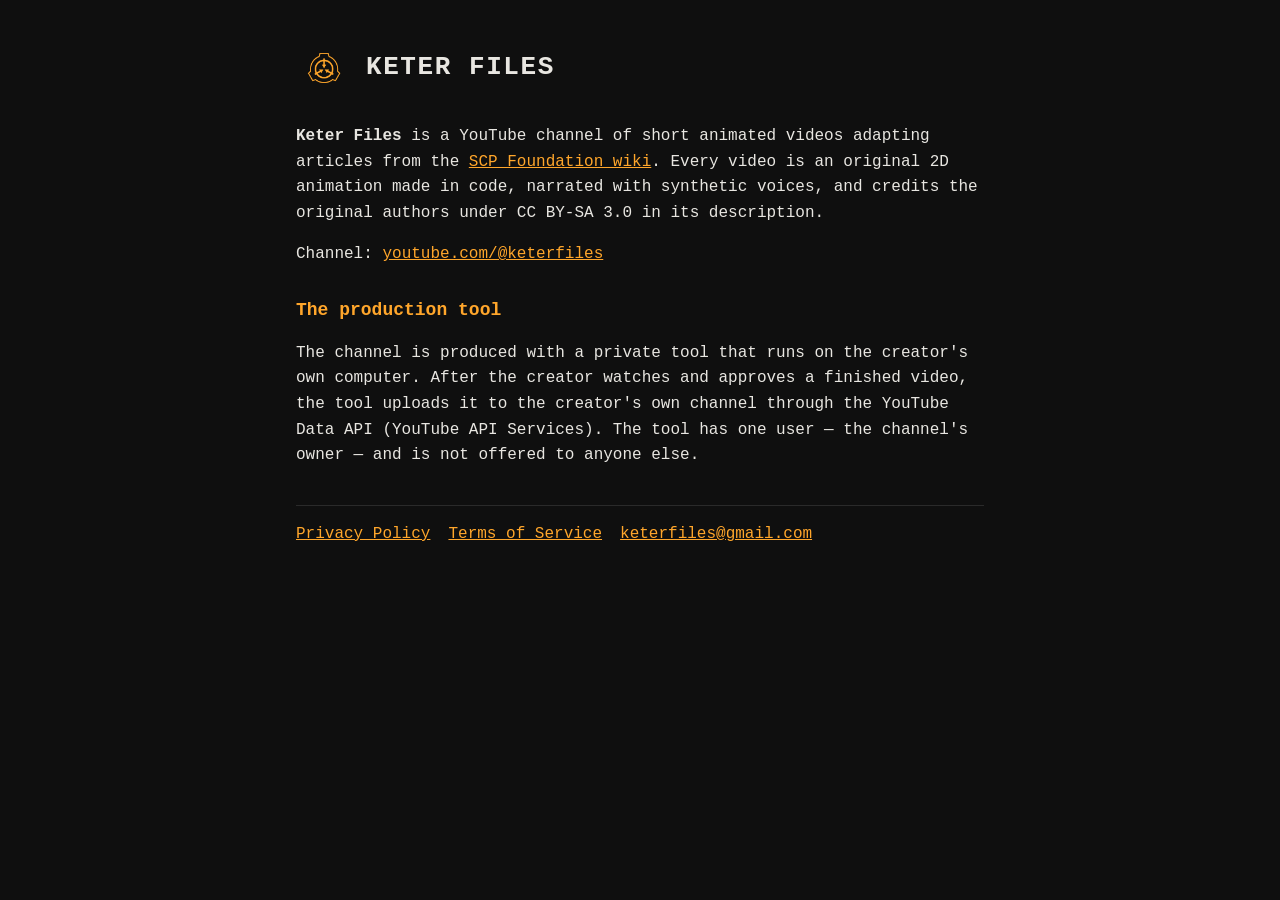
<file: index.html>
<!doctype html>
<html lang="en">
<head>
<meta charset="utf-8"><meta name="viewport" content="width=device-width, initial-scale=1">
<title>Keter Files</title><link rel="icon" href="icon.png"><link rel="stylesheet" href="style.css">
</head>
<body><main>
<header><img src="icon.png" alt=""><h1>KETER FILES</h1></header>
<p><strong>Keter Files</strong> is a YouTube channel of short animated videos adapting articles from the
<a href="https://scpwiki.com/">SCP Foundation wiki</a>. Every video is an original 2D animation made in code, narrated with
synthetic voices, and credits the original authors under CC BY-SA 3.0 in its description.</p>
<p>Channel: <a href="https://www.youtube.com/@keterfiles">youtube.com/@keterfiles</a></p>
<h2>The production tool</h2>
<p>The channel is produced with a private tool that runs on the creator's own computer. After the creator watches and approves
a finished video, the tool uploads it to the creator's own channel through the YouTube Data API (YouTube API Services).
The tool has one user — the channel's owner — and is not offered to anyone else.</p>
<nav><a href="privacy.html">Privacy Policy</a><a href="terms.html">Terms of Service</a><a href="mailto:keterfiles@gmail.com">keterfiles@gmail.com</a></nav>
</main></body></html>
</file>
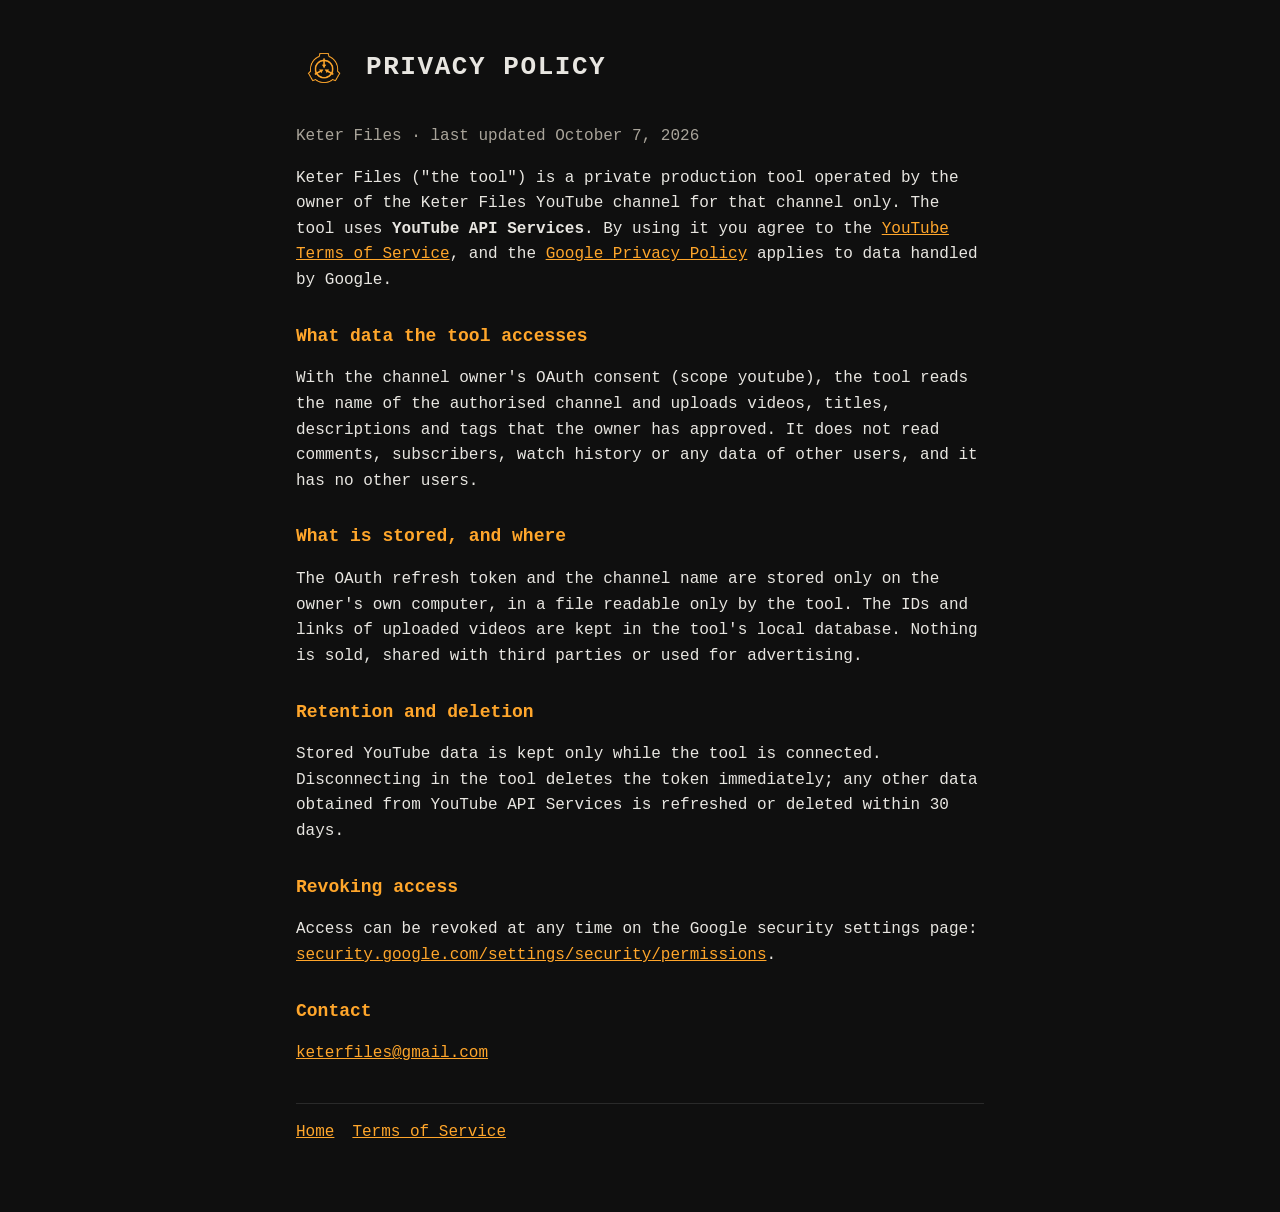
<file: privacy.html>
<!doctype html>
<html lang="en">
<head>
<meta charset="utf-8"><meta name="viewport" content="width=device-width, initial-scale=1">
<title>Privacy Policy — Keter Files</title><link rel="icon" href="icon.png"><link rel="stylesheet" href="style.css">
</head>
<body><main>
<header><img src="icon.png" alt=""><h1>PRIVACY POLICY</h1></header>
<p class="dim">Keter Files · last updated October 7, 2026</p>
<p>Keter Files ("the tool") is a private production tool operated by the owner of the Keter Files YouTube channel for that
channel only. The tool uses <strong>YouTube API Services</strong>. By using it you agree to the
<a href="https://www.youtube.com/t/terms">YouTube Terms of Service</a>, and the
<a href="http://www.google.com/policies/privacy">Google Privacy Policy</a> applies to data handled by Google.</p>
<h2>What data the tool accesses</h2>
<p>With the channel owner's OAuth consent (scope <code>youtube</code>), the tool reads the name of the authorised channel
and uploads videos, titles, descriptions and tags that the owner has approved. It does not read comments, subscribers,
watch history or any data of other users, and it has no other users.</p>
<h2>What is stored, and where</h2>
<p>The OAuth refresh token and the channel name are stored only on the owner's own computer, in a file readable only by the
tool. The IDs and links of uploaded videos are kept in the tool's local database. Nothing is sold, shared with third
parties or used for advertising.</p>
<h2>Retention and deletion</h2>
<p>Stored YouTube data is kept only while the tool is connected. Disconnecting in the tool deletes the token immediately;
any other data obtained from YouTube API Services is refreshed or deleted within 30 days.</p>
<h2>Revoking access</h2>
<p>Access can be revoked at any time on the Google security settings page:
<a href="https://security.google.com/settings/security/permissions">security.google.com/settings/security/permissions</a>.</p>
<h2>Contact</h2>
<p><a href="mailto:keterfiles@gmail.com">keterfiles@gmail.com</a></p>
<nav><a href="index.html">Home</a><a href="terms.html">Terms of Service</a></nav>
</main></body></html>
</file>
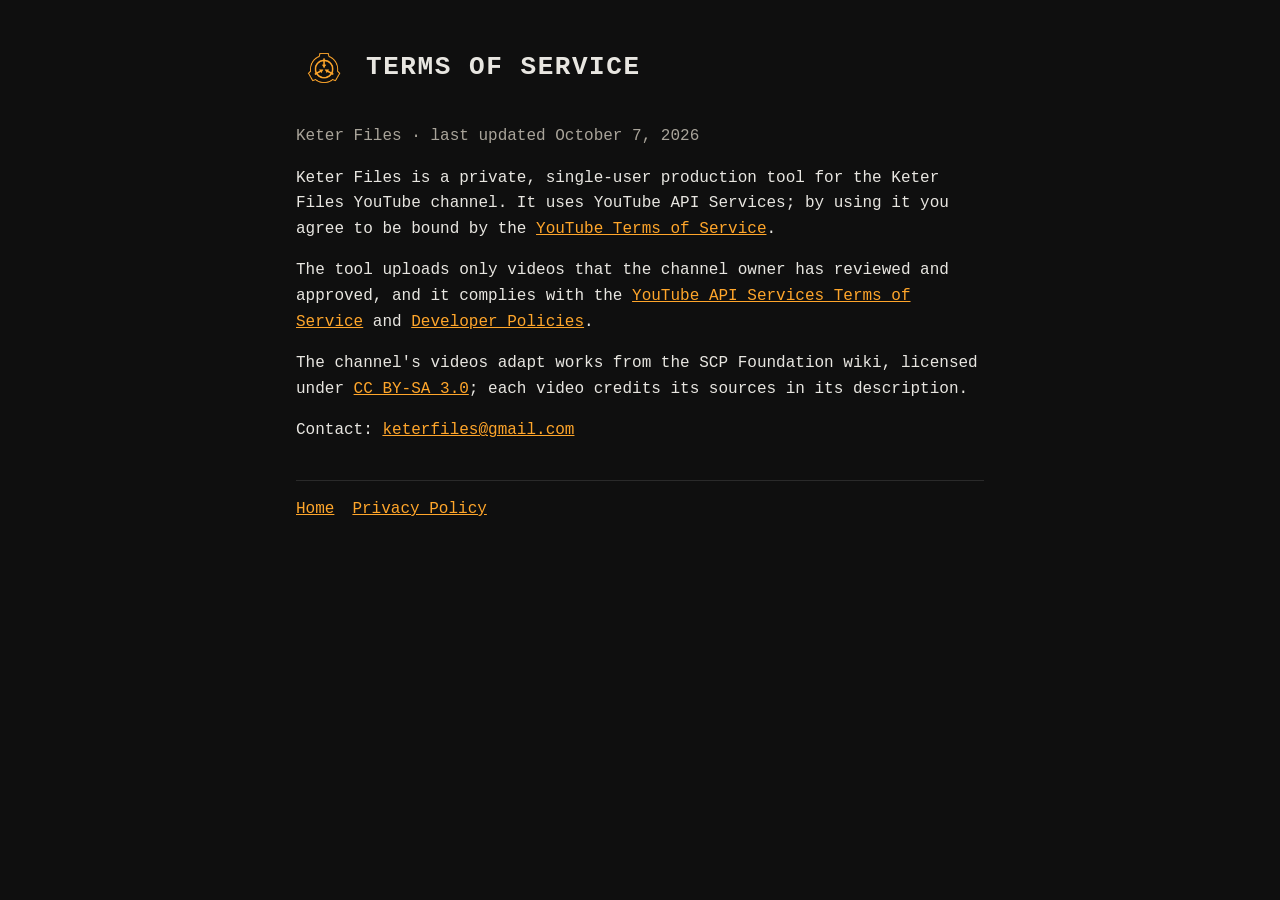
<file: terms.html>
<!doctype html>
<html lang="en">
<head>
<meta charset="utf-8"><meta name="viewport" content="width=device-width, initial-scale=1">
<title>Terms of Service — Keter Files</title><link rel="icon" href="icon.png"><link rel="stylesheet" href="style.css">
</head>
<body><main>
<header><img src="icon.png" alt=""><h1>TERMS OF SERVICE</h1></header>
<p class="dim">Keter Files · last updated October 7, 2026</p>
<p>Keter Files is a private, single-user production tool for the Keter Files YouTube channel. It uses YouTube API Services;
by using it you agree to be bound by the <a href="https://www.youtube.com/t/terms">YouTube Terms of Service</a>.</p>
<p>The tool uploads only videos that the channel owner has reviewed and approved, and it complies with the
<a href="https://developers.google.com/youtube/terms/api-services-terms-of-service">YouTube API Services Terms of Service</a>
and <a href="https://developers.google.com/youtube/terms/developer-policies">Developer Policies</a>.</p>
<p>The channel's videos adapt works from the SCP Foundation wiki, licensed under
<a href="https://creativecommons.org/licenses/by-sa/3.0/">CC BY-SA 3.0</a>; each video credits its sources in its description.</p>
<p>Contact: <a href="mailto:keterfiles@gmail.com">keterfiles@gmail.com</a></p>
<nav><a href="index.html">Home</a><a href="privacy.html">Privacy Policy</a></nav>
</main></body></html>
</file>
<file: style.css>
:root { color-scheme: dark; --bg: #0f0f0f; --fg: #e8e6e1; --dim: #a9a49a; --accent: #ffa62b; }
* { box-sizing: border-box; }
body { margin: 0; background: var(--bg); color: var(--fg); font: 16px/1.6 ui-monospace, "Courier New", monospace; }
main { max-width: 720px; margin: 0 auto; padding: 40px 16px 64px; }
header { display: flex; align-items: center; gap: 14px; margin-bottom: 28px; }
header img { width: 56px; height: 56px; border-radius: 12px; }
h1 { font-size: 26px; margin: 0; letter-spacing: .06em; }
h2 { font-size: 18px; color: var(--accent); margin-top: 28px; }
a { color: var(--accent); }
p, li { color: var(--fg); }
small, .dim { color: var(--dim); }
nav { margin-top: 36px; padding-top: 16px; border-top: 1px solid #2a2a2a; display: flex; gap: 18px; flex-wrap: wrap; }
</file>
